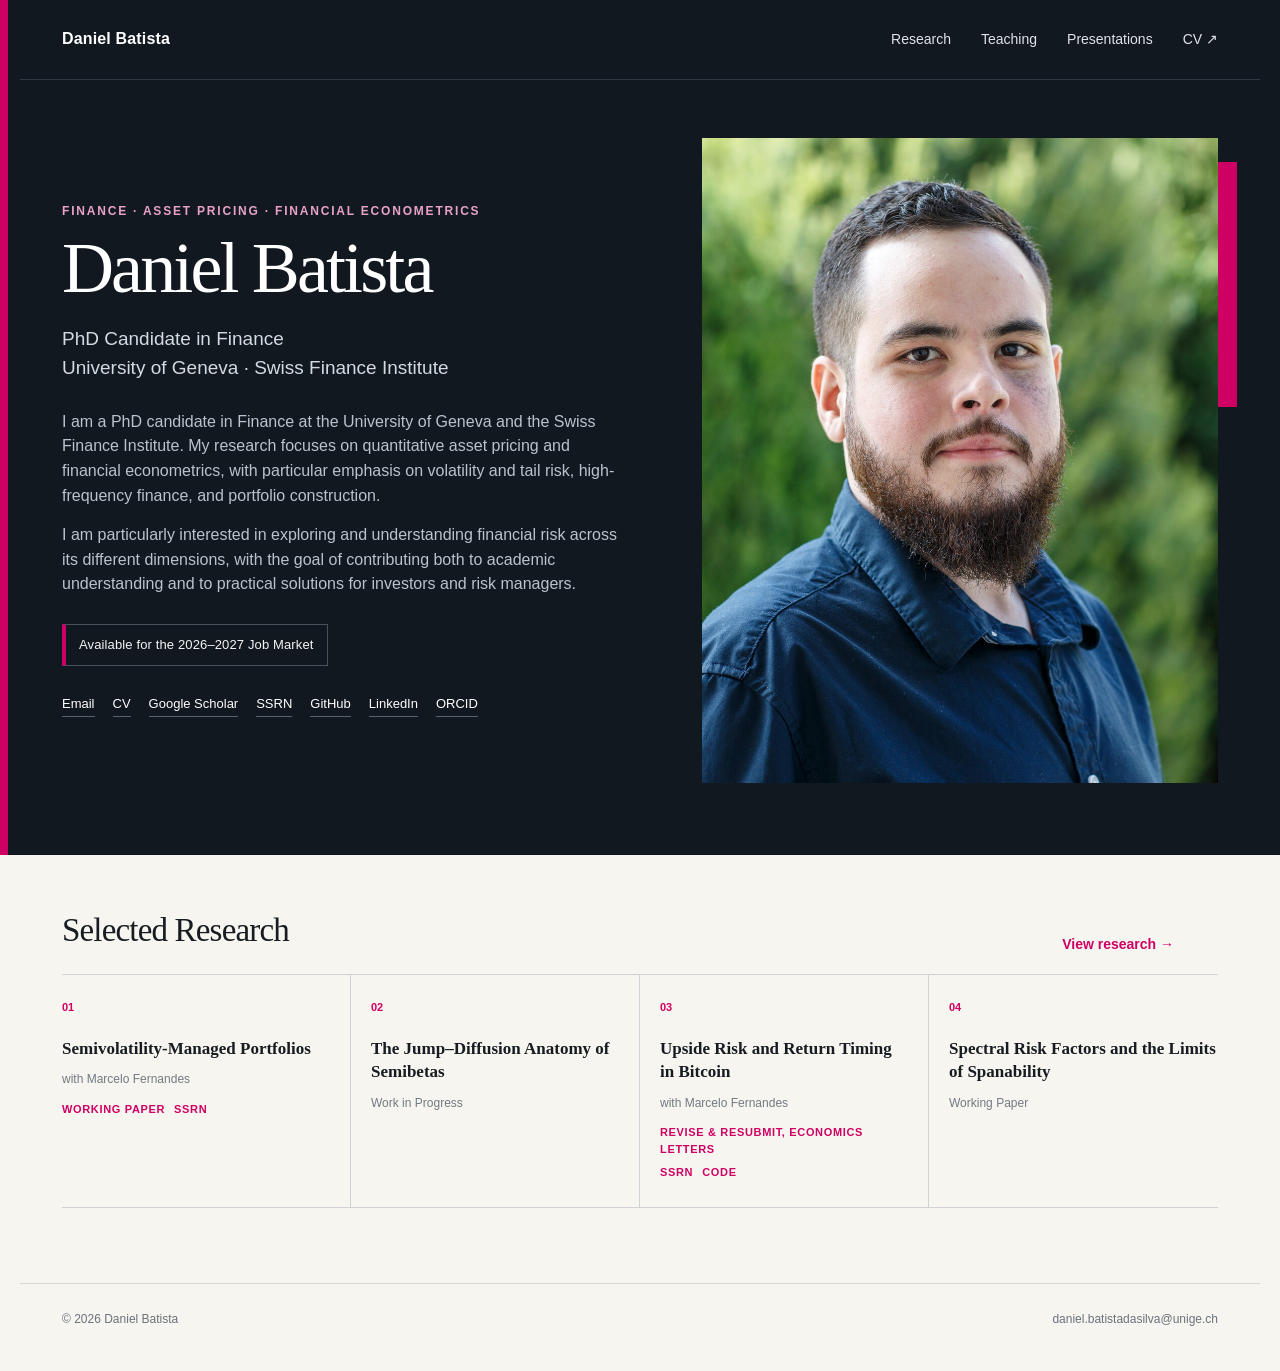
<file: index.html>
<!doctype html>
<html lang="en">
<head>
  <meta charset="utf-8">
  <meta name="viewport" content="width=device-width, initial-scale=1">
  <meta name="description" content="Daniel Batista — PhD Candidate in Finance at the University of Geneva and Swiss Finance Institute.">
  <title>Daniel Batista</title>
  <link rel="icon" href="favicon.svg" type="image/svg+xml">
  <link rel="stylesheet" href="assets/css/style.css">
</head>
<body>
  <section class="dark-shell hero-shell">
    <nav class="site-nav" aria-label="Main navigation">
      <a class="brand" href="index.html">Daniel Batista</a>
      <div class="nav-links">
        <a href="research.html">Research</a>
        <a href="teaching.html">Teaching</a>
        <a href="presentations.html">Presentations</a>
        <a href="files/CV_Daniel_Batista.pdf" target="_blank" rel="noopener">CV ↗</a>
      </div>
    </nav>

    <div class="hero">
      <div>
        <p class="kicker">Finance · Asset Pricing · Financial Econometrics</p>
        <h1>Daniel Batista</h1>
        <div class="role">PhD Candidate in Finance<br>University of Geneva · Swiss Finance Institute</div>
        <div class="bio">
          <p>I am a PhD candidate in Finance at the University of Geneva and the Swiss Finance Institute. My research focuses on quantitative asset pricing and financial econometrics, with particular emphasis on volatility and tail risk, high-frequency finance, and portfolio construction.</p>
          <p>I am particularly interested in exploring and understanding financial risk across its different dimensions, with the goal of contributing both to academic understanding and to practical solutions for investors and risk managers.</p>
        </div>
        <div class="job-market">Available for the 2026–2027 Job Market</div>
        <div class="profile-links" aria-label="Professional links">
          <a href="mailto:daniel.batistadasilva@unige.ch">Email</a>
          <a href="files/CV_Daniel_Batista.pdf" target="_blank" rel="noopener">CV</a>
          <a href="https://scholar.google.com/citations?user=-Rb79okAAAAJ" target="_blank" rel="noopener">Google Scholar</a>
          <a href="https://papers.ssrn.com/sol3/cf_dev/AbsByAuth.cfm?per_id=6822443" target="_blank" rel="noopener">SSRN</a>
          <a href="https://github.com/DanielBatistaDaSilva" target="_blank" rel="noopener">GitHub</a>
          <a href="https://www.linkedin.com/in/daniel-batista-826a87156" target="_blank" rel="noopener">LinkedIn</a>
          <a href="https://orcid.org/0009-0001-9235-0440" target="_blank" rel="noopener">ORCID</a>
        </div>
      </div>
      <div class="photo-box">
        <img src="assets/img/daniel-profile.jpg" alt="Portrait of Daniel Batista">
      </div>
    </div>
  </section>

  <section class="home-research">
    <div class="section-head">
      <h2>Selected Research</h2>
      <div class="section-intro"><a href="research.html">View research →</a></div>
    </div>

    <div class="paper-grid">
      <article class="paper-card">
        <div class="paper-number">01</div>
        <h3>Semivolatility-Managed Portfolios</h3>
        <div class="paper-meta">with Marcelo Fernandes</div>
        <div class="paper-tags"><span>Working Paper</span><a href="https://papers.ssrn.com/sol3/papers.cfm?abstract_id=4891824" target="_blank" rel="noopener">SSRN</a></div>
      </article>

      <article class="paper-card">
        <div class="paper-number">02</div>
        <h3>The Jump–Diffusion Anatomy of Semibetas</h3>
        <div class="paper-meta">Work in Progress</div>
      </article>

      <article class="paper-card">
        <div class="paper-number">03</div>
        <h3>Upside Risk and Return Timing in Bitcoin</h3>
        <div class="paper-meta">with Marcelo Fernandes</div>
        <div class="paper-tags"><span>Revise &amp; Resubmit, Economics Letters</span><a href="https://papers.ssrn.com/sol3/papers.cfm?abstract_id=7226305" target="_blank" rel="noopener">SSRN</a><a href="https://github.com/DanielBatistaDaSilva/upside-risk-return-timing-bitcoin" target="_blank" rel="noopener">Code</a></div>
      </article>

      <article class="paper-card">
        <div class="paper-number">04</div>
        <h3>Spectral Risk Factors and the Limits of Spanability</h3>
        <div class="paper-meta">Working Paper</div>
      </article>
    </div>
  </section>

  <footer class="site-footer">
    <span>© 2026 Daniel Batista</span>
    <a href="mailto:daniel.batistadasilva@unige.ch">daniel.batistadasilva@unige.ch</a>
  </footer>
</body>
</html>
</file>
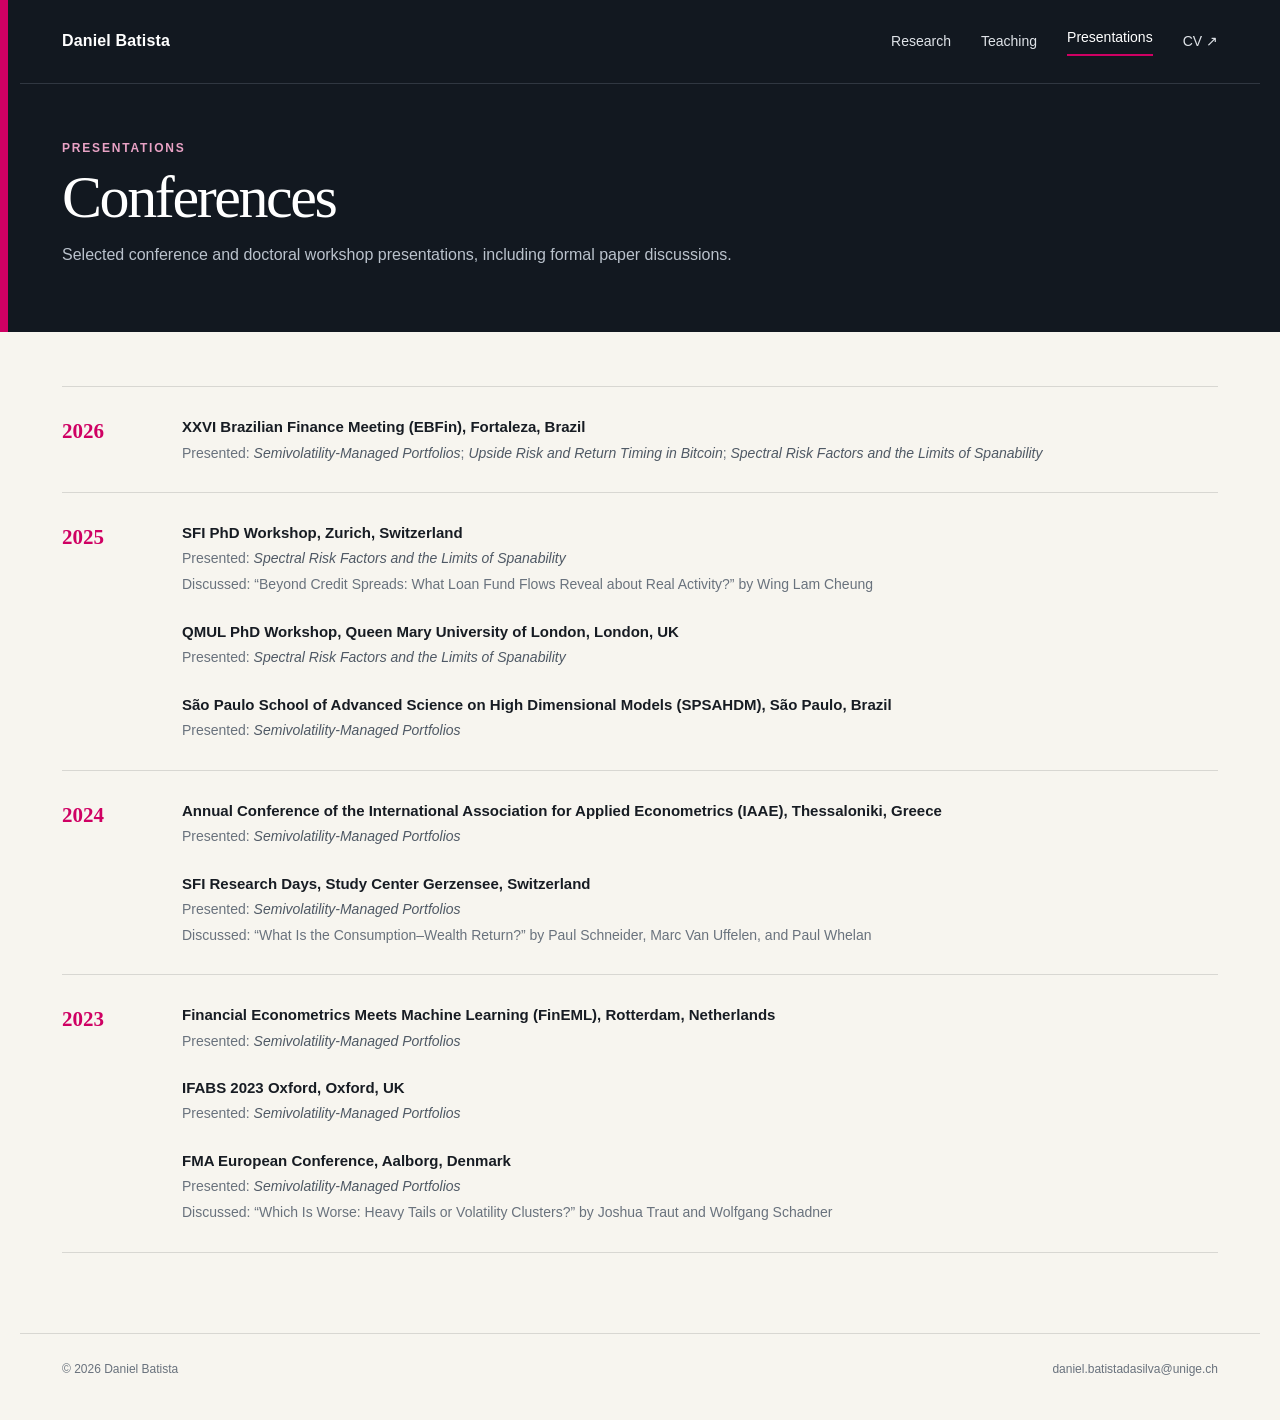
<file: presentations.html>
<!doctype html>
<html lang="en">
<head>
  <meta charset="utf-8">
  <meta name="viewport" content="width=device-width, initial-scale=1">
  <meta name="description" content="Conference presentations by Daniel Batista.">
  <title>Presentations — Daniel Batista</title>
  <link rel="icon" href="favicon.svg" type="image/svg+xml">
  <link rel="stylesheet" href="assets/css/style.css">
</head>
<body>
  <header class="dark-shell">
    <nav class="site-nav" aria-label="Main navigation">
      <a class="brand" href="index.html">Daniel Batista</a>
      <div class="nav-links">
        <a href="research.html">Research</a>
        <a href="teaching.html">Teaching</a>
        <a class="active" href="presentations.html">Presentations</a>
        <a href="files/CV_Daniel_Batista.pdf" target="_blank" rel="noopener">CV ↗</a>
      </div>
    </nav>
    <div class="page-hero">
      <p class="page-kicker">Presentations</p>
      <h1>Conferences</h1>
      <p>Selected conference and doctoral workshop presentations, including formal paper discussions.</p>
    </div>
  </header>

  <main class="content">
    <section class="year-block">
      <div class="year">2026</div>
      <div>
        <div class="event">
          <div class="event-name">XXVI Brazilian Finance Meeting (EBFin), Fortaleza, Brazil</div>
          <div class="event-detail">Presented: <em>Semivolatility-Managed Portfolios</em>; <em>Upside Risk and Return Timing in Bitcoin</em>; <em>Spectral Risk Factors and the Limits of Spanability</em></div>
        </div>
      </div>
    </section>

    <section class="year-block">
      <div class="year">2025</div>
      <div>
        <div class="event">
          <div class="event-name">SFI PhD Workshop, Zurich, Switzerland</div>
          <div class="event-detail">Presented: <em>Spectral Risk Factors and the Limits of Spanability</em></div>
          <div class="event-detail">Discussed: “Beyond Credit Spreads: What Loan Fund Flows Reveal about Real Activity?” by Wing Lam Cheung</div>
        </div>
        <div class="event">
          <div class="event-name">QMUL PhD Workshop, Queen Mary University of London, London, UK</div>
          <div class="event-detail">Presented: <em>Spectral Risk Factors and the Limits of Spanability</em></div>
        </div>
        <div class="event">
          <div class="event-name">São Paulo School of Advanced Science on High Dimensional Models (SPSAHDM), São Paulo, Brazil</div>
          <div class="event-detail">Presented: <em>Semivolatility-Managed Portfolios</em></div>
        </div>
      </div>
    </section>

    <section class="year-block">
      <div class="year">2024</div>
      <div>
        <div class="event">
          <div class="event-name">Annual Conference of the International Association for Applied Econometrics (IAAE), Thessaloniki, Greece</div>
          <div class="event-detail">Presented: <em>Semivolatility-Managed Portfolios</em></div>
        </div>
        <div class="event">
          <div class="event-name">SFI Research Days, Study Center Gerzensee, Switzerland</div>
          <div class="event-detail">Presented: <em>Semivolatility-Managed Portfolios</em></div>
          <div class="event-detail">Discussed: “What Is the Consumption–Wealth Return?” by Paul Schneider, Marc Van Uffelen, and Paul Whelan</div>
        </div>
      </div>
    </section>

    <section class="year-block">
      <div class="year">2023</div>
      <div>
        <div class="event">
          <div class="event-name">Financial Econometrics Meets Machine Learning (FinEML), Rotterdam, Netherlands</div>
          <div class="event-detail">Presented: <em>Semivolatility-Managed Portfolios</em></div>
        </div>
        <div class="event">
          <div class="event-name">IFABS 2023 Oxford, Oxford, UK</div>
          <div class="event-detail">Presented: <em>Semivolatility-Managed Portfolios</em></div>
        </div>
        <div class="event">
          <div class="event-name">FMA European Conference, Aalborg, Denmark</div>
          <div class="event-detail">Presented: <em>Semivolatility-Managed Portfolios</em></div>
          <div class="event-detail">Discussed: “Which Is Worse: Heavy Tails or Volatility Clusters?” by Joshua Traut and Wolfgang Schadner</div>
        </div>
      </div>
    </section>
  </main>

  <footer class="site-footer">
    <span>© 2026 Daniel Batista</span>
    <a href="mailto:daniel.batistadasilva@unige.ch">daniel.batistadasilva@unige.ch</a>
  </footer>
</body>
</html>
</file>
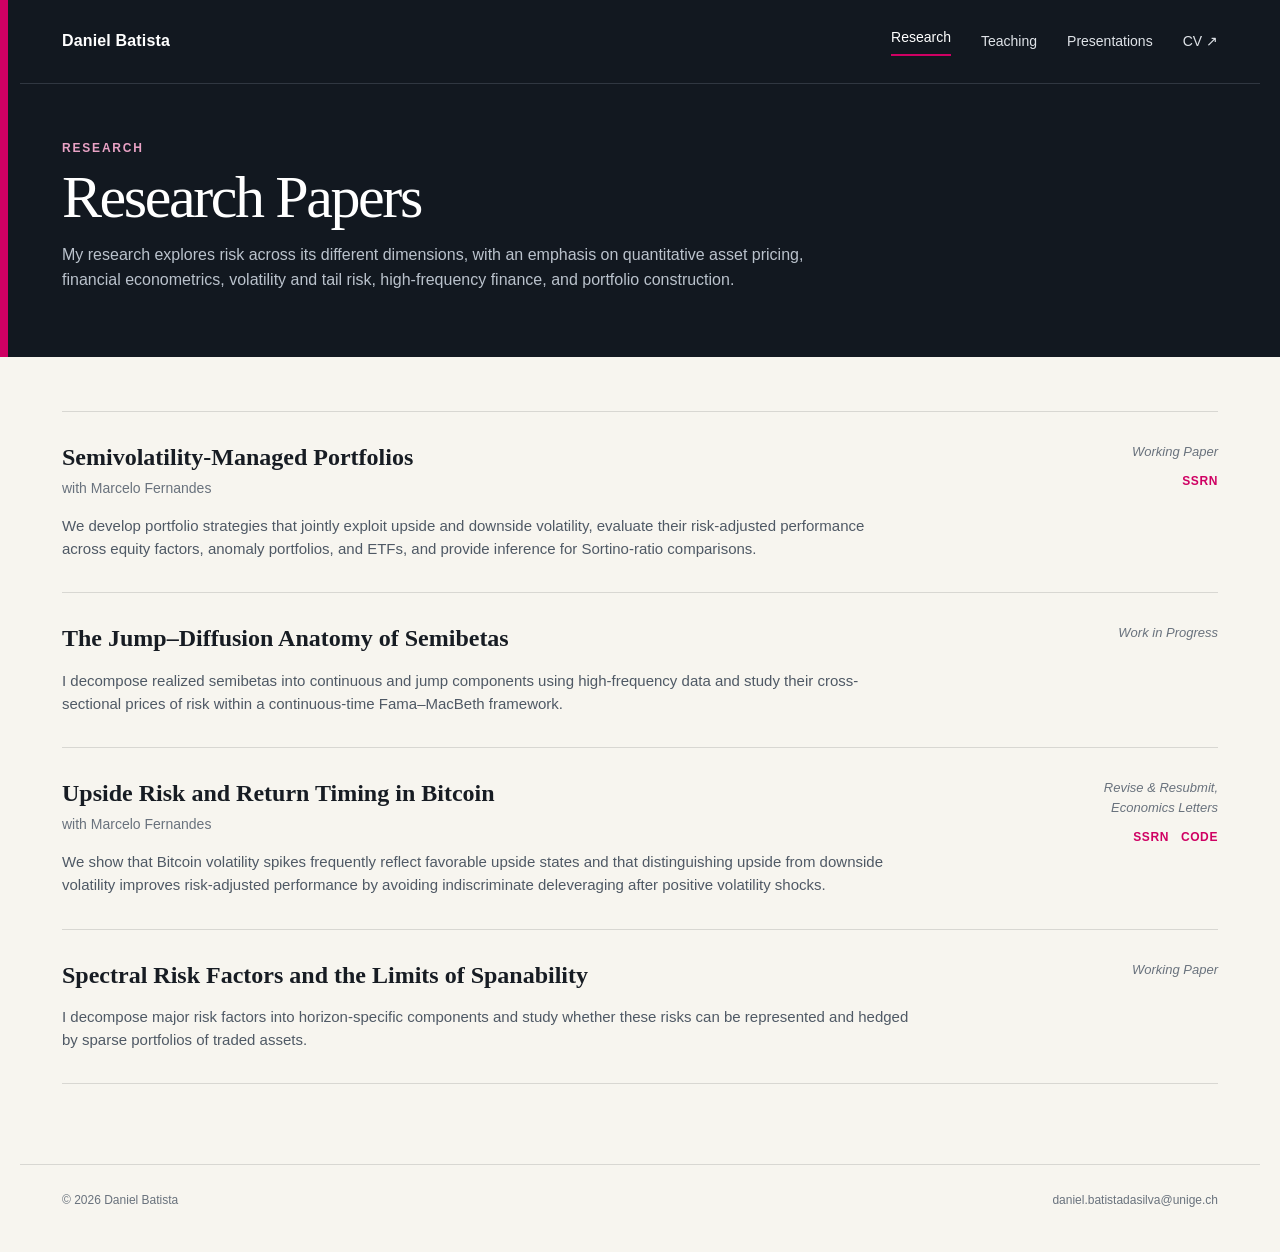
<file: research.html>
<!doctype html>
<html lang="en">
<head>
  <meta charset="utf-8">
  <meta name="viewport" content="width=device-width, initial-scale=1">
  <meta name="description" content="Research papers by Daniel Batista.">
  <title>Research — Daniel Batista</title>
  <link rel="icon" href="favicon.svg" type="image/svg+xml">
  <link rel="stylesheet" href="assets/css/style.css">
</head>
<body>
  <header class="dark-shell">
    <nav class="site-nav" aria-label="Main navigation">
      <a class="brand" href="index.html">Daniel Batista</a>
      <div class="nav-links">
        <a class="active" href="research.html">Research</a>
        <a href="teaching.html">Teaching</a>
        <a href="presentations.html">Presentations</a>
        <a href="files/CV_Daniel_Batista.pdf" target="_blank" rel="noopener">CV ↗</a>
      </div>
    </nav>
    <div class="page-hero">
      <p class="page-kicker">Research</p>
      <h1>Research Papers</h1>
      <p>My research explores risk across its different dimensions, with an emphasis on quantitative asset pricing, financial econometrics, volatility and tail risk, high-frequency finance, and portfolio construction.</p>
    </div>
  </header>

  <main class="content">
    <div class="research-list">
      <article class="research-paper">
        <div>
          <h2>Semivolatility-Managed Portfolios</h2>
          <p class="coauthors">with Marcelo Fernandes</p>
          <p class="paper-desc">We develop portfolio strategies that jointly exploit upside and downside volatility, evaluate their risk-adjusted performance across equity factors, anomaly portfolios, and ETFs, and provide inference for Sortino-ratio comparisons.</p>
        </div>
        <div class="research-side">
          <div class="status">Working Paper</div>
          <div class="research-links"><a href="https://papers.ssrn.com/sol3/papers.cfm?abstract_id=4891824" target="_blank" rel="noopener">SSRN</a></div>
        </div>
      </article>

      <article class="research-paper">
        <div>
          <h2>The Jump–Diffusion Anatomy of Semibetas</h2>
          <p class="paper-desc">I decompose realized semibetas into continuous and jump components using high-frequency data and study their cross-sectional prices of risk within a continuous-time Fama–MacBeth framework.</p>
        </div>
        <div class="research-side"><div class="status">Work in Progress</div></div>
      </article>

      <article class="research-paper">
        <div>
          <h2>Upside Risk and Return Timing in Bitcoin</h2>
          <p class="coauthors">with Marcelo Fernandes</p>
          <p class="paper-desc">We show that Bitcoin volatility spikes frequently reflect favorable upside states and that distinguishing upside from downside volatility improves risk-adjusted performance by avoiding indiscriminate deleveraging after positive volatility shocks.</p>
        </div>
        <div class="research-side">
          <div class="status">Revise &amp; Resubmit, Economics Letters</div>
          <div class="research-links">
            <a href="https://papers.ssrn.com/sol3/papers.cfm?abstract_id=7226305" target="_blank" rel="noopener">SSRN</a>
            <a href="https://github.com/DanielBatistaDaSilva/upside-risk-return-timing-bitcoin" target="_blank" rel="noopener">Code</a>
          </div>
        </div>
      </article>

      <article class="research-paper">
        <div>
          <h2>Spectral Risk Factors and the Limits of Spanability</h2>
          <p class="paper-desc">I decompose major risk factors into horizon-specific components and study whether these risks can be represented and hedged by sparse portfolios of traded assets.</p>
        </div>
        <div class="research-side"><div class="status">Working Paper</div></div>
      </article>
    </div>
  </main>

  <footer class="site-footer">
    <span>© 2026 Daniel Batista</span>
    <a href="mailto:daniel.batistadasilva@unige.ch">daniel.batistadasilva@unige.ch</a>
  </footer>
</body>
</html>
</file>
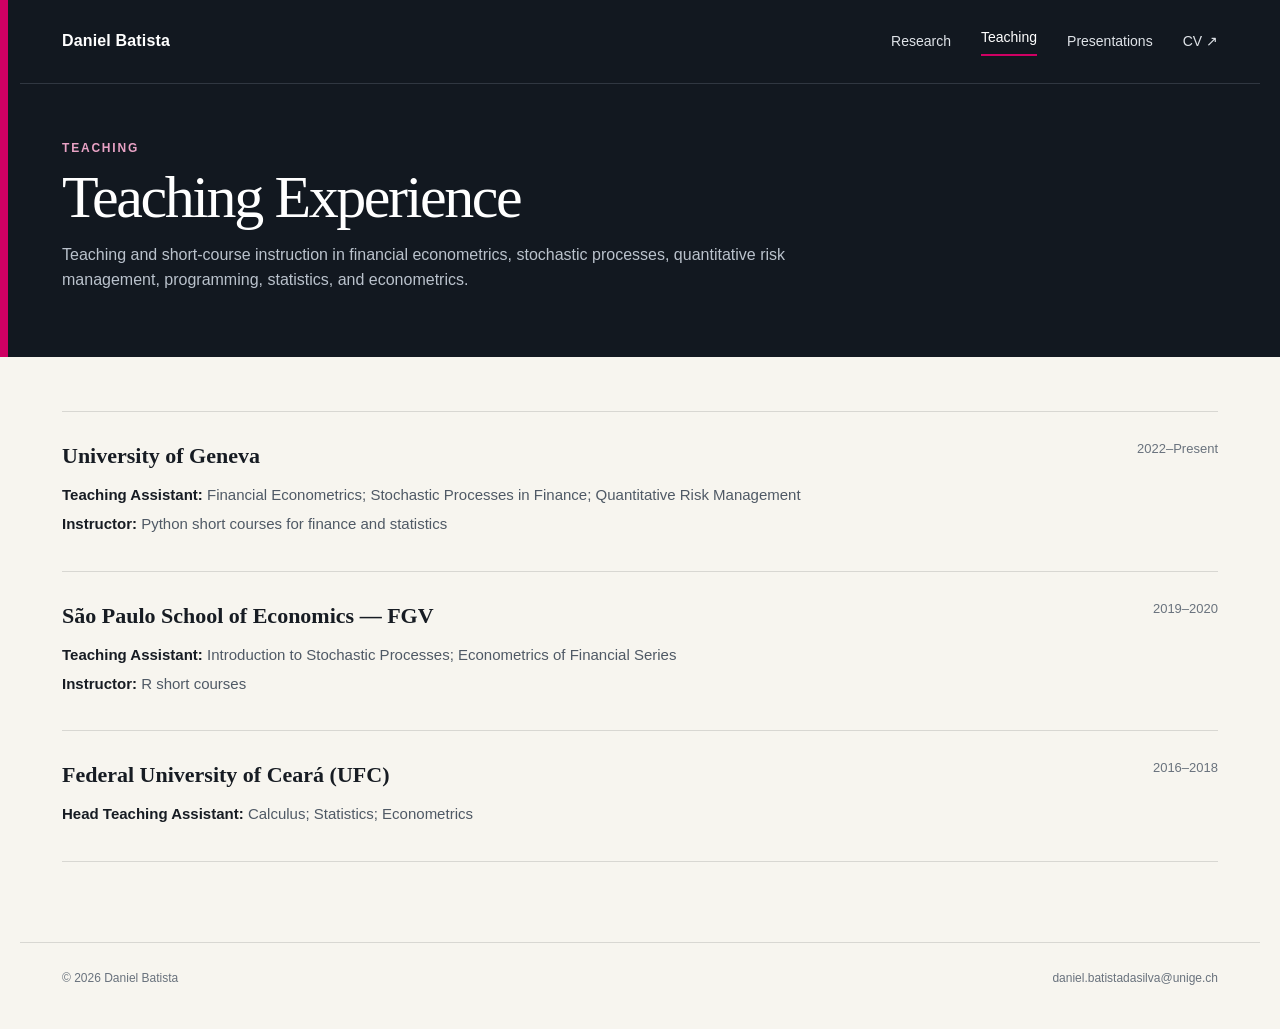
<file: teaching.html>
<!doctype html>
<html lang="en">
<head>
  <meta charset="utf-8">
  <meta name="viewport" content="width=device-width, initial-scale=1">
  <meta name="description" content="Teaching experience of Daniel Batista.">
  <title>Teaching — Daniel Batista</title>
  <link rel="icon" href="favicon.svg" type="image/svg+xml">
  <link rel="stylesheet" href="assets/css/style.css">
</head>
<body>
  <header class="dark-shell">
    <nav class="site-nav" aria-label="Main navigation">
      <a class="brand" href="index.html">Daniel Batista</a>
      <div class="nav-links">
        <a href="research.html">Research</a>
        <a class="active" href="teaching.html">Teaching</a>
        <a href="presentations.html">Presentations</a>
        <a href="files/CV_Daniel_Batista.pdf" target="_blank" rel="noopener">CV ↗</a>
      </div>
    </nav>
    <div class="page-hero">
      <p class="page-kicker">Teaching</p>
      <h1>Teaching Experience</h1>
      <p>Teaching and short-course instruction in financial econometrics, stochastic processes, quantitative risk management, programming, statistics, and econometrics.</p>
    </div>
  </header>

  <main class="content">
    <div class="entry-list">
      <section class="entry">
        <div>
          <h2>University of Geneva</h2>
          <p><span class="label">Teaching Assistant:</span> Financial Econometrics; Stochastic Processes in Finance; Quantitative Risk Management</p>
          <p><span class="label">Instructor:</span> Python short courses for finance and statistics</p>
        </div>
        <div class="entry-year">2022–Present</div>
      </section>

      <section class="entry">
        <div>
          <h2>São Paulo School of Economics — FGV</h2>
          <p><span class="label">Teaching Assistant:</span> Introduction to Stochastic Processes; Econometrics of Financial Series</p>
          <p><span class="label">Instructor:</span> R short courses</p>
        </div>
        <div class="entry-year">2019–2020</div>
      </section>

      <section class="entry">
        <div>
          <h2>Federal University of Ceará (UFC)</h2>
          <p><span class="label">Head Teaching Assistant:</span> Calculus; Statistics; Econometrics</p>
        </div>
        <div class="entry-year">2016–2018</div>
      </section>
    </div>
  </main>

  <footer class="site-footer">
    <span>© 2026 Daniel Batista</span>
    <a href="mailto:daniel.batistadasilva@unige.ch">daniel.batistadasilva@unige.ch</a>
  </footer>
</body>
</html>
</file>
<file: assets/css/style.css>
:root {
  --night: #121820;
  --night-2: #171f29;
  --paper: #f7f5ef;
  --paper-2: #fbfaf6;
  --ink: #171c23;
  --muted: #69727d;
  --muted-dark: #bac2cc;
  --magenta: #cf0063;
  --magenta-soft: #e9a2c5;
  --line-dark: #303741;
  --line: #d8d7d2;
  --max: 1240px;
}

* { box-sizing: border-box; }
html { scroll-behavior: smooth; }
body {
  margin: 0;
  background: var(--paper);
  color: var(--ink);
  font-family: Arial, Helvetica, sans-serif;
  line-height: 1.55;
  -webkit-font-smoothing: antialiased;
}

a { color: inherit; }
a:focus-visible { outline: 2px solid var(--magenta); outline-offset: 4px; }

/* Shared dark shell */
.dark-shell {
  position: relative;
  overflow: hidden;
  background: var(--night);
  color: #fff;
}
.dark-shell::before {
  content: "";
  position: absolute;
  inset: 0 auto 0 0;
  width: 8px;
  background: var(--magenta);
}

.site-nav {
  max-width: var(--max);
  margin: 0 auto;
  padding: 27px 42px;
  display: flex;
  justify-content: space-between;
  align-items: center;
  gap: 28px;
  border-bottom: 1px solid var(--line-dark);
}
.brand {
  color: #fff;
  text-decoration: none;
  font-weight: 700;
  letter-spacing: .01em;
}
.nav-links {
  display: flex;
  align-items: center;
  gap: 30px;
  font-size: 14px;
}
.nav-links a {
  color: #dfe3e8;
  text-decoration: none;
  transition: color .16s ease;
}
.nav-links a:hover,
.nav-links a.active { color: #fff; }
.nav-links a.active { border-bottom: 2px solid var(--magenta); padding-bottom: 5px; }

/* Home hero */
.hero-shell { min-height: 700px; }
.hero {
  max-width: var(--max);
  margin: 0 auto;
  padding: 58px 42px 72px;
  display: grid;
  grid-template-columns: 1.05fr .95fr;
  gap: 70px;
  align-items: center;
}
.kicker,
.page-kicker {
  margin: 0;
  color: var(--magenta-soft);
  font-size: 12px;
  line-height: 1.4;
  font-weight: 700;
  letter-spacing: .15em;
  text-transform: uppercase;
}
.hero h1,
.page-hero h1 {
  font-family: Georgia, "Times New Roman", serif;
  font-weight: 400;
  letter-spacing: -.04em;
}
.hero h1 {
  margin: 12px 0 20px;
  font-size: clamp(54px, 6vw, 72px);
  line-height: 1;
}
.role {
  margin-bottom: 27px;
  color: #d4dae2;
  font-size: 19px;
}
.bio {
  max-width: 680px;
  color: var(--muted-dark);
  font-size: 16px;
}
.bio p { margin: 0; }
.bio p + p { margin-top: 14px; }
.job-market {
  display: inline-block;
  margin-top: 27px;
  padding: 10px 13px;
  border: 1px solid #48515d;
  border-left: 4px solid var(--magenta);
  color: #f4f5f6;
  font-size: 13px;
  letter-spacing: .01em;
}
.profile-links {
  display: flex;
  flex-wrap: wrap;
  gap: 10px 18px;
  margin-top: 28px;
  font-size: 13px;
}
.profile-links a {
  color: #fff;
  text-decoration: none;
  border-bottom: 1px solid #59616c;
  padding-bottom: 2px;
}
.profile-links a:hover { border-bottom-color: var(--magenta-soft); }
.photo-box { position: relative; }
.photo-box img {
  display: block;
  width: 100%;
  aspect-ratio: 4 / 5;
  object-fit: cover;
  object-position: 50% 42%;
  filter: saturate(.9) contrast(1.02);
}
.photo-box::after {
  content: "";
  position: absolute;
  right: -19px;
  top: 24px;
  width: 19px;
  height: 38%;
  background: var(--magenta);
}

/* Home research */
.home-research {
  max-width: var(--max);
  margin: 0 auto;
  padding: 50px 42px 75px;
}
.section-head {
  display: grid;
  grid-template-columns: 1fr 2fr;
  gap: 70px;
  align-items: end;
  margin-bottom: 18px;
}
.section-head h2,
.content-title {
  margin: 0;
  font-family: Georgia, "Times New Roman", serif;
  font-weight: 400;
  letter-spacing: -.025em;
}
.section-head h2 { font-size: 33px; }
.section-intro {
  max-width: 680px;
  color: #68717c;
  font-size: 14px;
  text-align: right;
}
.section-intro a {
  margin-left: 0;
  color: var(--magenta);
  text-decoration: none;
  white-space: nowrap;
  font-weight: 700;
}
.paper-grid {
  display: grid;
  grid-template-columns: repeat(4, 1fr);
  border-top: 1px solid #cfd2d5;
  border-bottom: 1px solid #cfd2d5;
}
.paper-card {
  min-height: 182px;
  padding: 24px 20px 26px;
  border-right: 1px solid #cfd2d5;
}
.paper-card:first-child { padding-left: 0; }
.paper-card:last-child { border-right: 0; padding-right: 0; }
.paper-number {
  margin-bottom: 21px;
  color: var(--magenta);
  font-size: 11px;
  font-weight: 700;
}
.paper-card h3 {
  margin: 0;
  font-family: Georgia, "Times New Roman", serif;
  font-size: 17px;
  line-height: 1.38;
  font-weight: 600;
}
.paper-meta {
  margin-top: 10px;
  color: #727a84;
  font-size: 12px;
}
.paper-tags {
  display: flex;
  flex-wrap: wrap;
  gap: 6px 9px;
  margin-top: 12px;
  color: var(--magenta);
  font-size: 11px;
  font-weight: 700;
  letter-spacing: .06em;
  text-transform: uppercase;
}
.paper-tags a { text-decoration: none; }
.paper-tags a:hover { text-decoration: underline; text-underline-offset: 3px; }

/* Inner pages */
.page-hero {
  max-width: var(--max);
  margin: 0 auto;
  padding: 56px 42px 64px;
}
.page-hero h1 {
  margin: 10px 0 14px;
  font-size: clamp(42px, 5vw, 60px);
  line-height: 1.05;
}
.page-hero p:last-child {
  max-width: 760px;
  margin: 0;
  color: var(--muted-dark);
  font-size: 16px;
}
.content {
  max-width: var(--max);
  margin: 0 auto;
  padding: 54px 42px 80px;
}

/* Research page */
.research-list { border-top: 1px solid var(--line); }
.research-paper {
  display: grid;
  grid-template-columns: minmax(0, 1fr) 160px;
  gap: 36px;
  padding: 30px 0 32px;
  border-bottom: 1px solid var(--line);
}
.research-paper h2 {
  margin: 0;
  font-family: Georgia, "Times New Roman", serif;
  font-size: 24px;
  font-weight: 600;
  line-height: 1.3;
}
.coauthors { margin: 5px 0 0; color: var(--muted); font-size: 14px; }
.paper-desc { max-width: 850px; margin: 14px 0 0; color: #4f5965; font-size: 15px; }
.research-side { text-align: right; }
.status { color: var(--muted); font-size: 13px; font-style: italic; }
.research-links { display: flex; justify-content: flex-end; gap: 12px; margin-top: 10px; }
.research-links a {
  color: var(--magenta);
  text-decoration: none;
  font-size: 12px;
  font-weight: 700;
  letter-spacing: .05em;
  text-transform: uppercase;
}

/* Teaching */
.entry-list { border-top: 1px solid var(--line); }
.entry {
  display: grid;
  grid-template-columns: 1fr 150px;
  gap: 30px;
  padding: 27px 0 29px;
  border-bottom: 1px solid var(--line);
}
.entry h2 {
  margin: 0 0 10px;
  font-family: Georgia, "Times New Roman", serif;
  font-size: 22px;
  font-weight: 600;
}
.entry p { margin: 6px 0; color: #4f5965; font-size: 15px; }
.entry-year { text-align: right; color: var(--muted); font-size: 13px; }
.label { color: var(--ink); font-weight: 700; }

/* Presentations */
.year-block {
  display: grid;
  grid-template-columns: 92px 1fr;
  gap: 28px;
  padding: 28px 0;
  border-top: 1px solid var(--line);
}
.year-block:last-child { border-bottom: 1px solid var(--line); }
.year {
  color: var(--magenta);
  font-family: Georgia, "Times New Roman", serif;
  font-size: 21px;
  font-weight: 600;
}
.event { margin-bottom: 24px; }
.event:last-child { margin-bottom: 0; }
.event-name { font-weight: 700; font-size: 15px; }
.event-detail { margin-top: 4px; color: var(--muted); font-size: 14px; }
.event-detail em { color: #4f5965; }

/* Footer and 404 */
.site-footer {
  max-width: var(--max);
  margin: 0 auto;
  padding: 26px 42px 42px;
  border-top: 1px solid var(--line);
  color: var(--muted);
  font-size: 12px;
  display: flex;
  justify-content: space-between;
  gap: 20px;
}
.site-footer a { color: var(--muted); text-decoration: none; }
.error-wrap { min-height: 70vh; display: grid; align-items: center; }
.error-link { color: var(--magenta); text-decoration: none; font-weight: 700; }

@media (max-width: 860px) {
  .hero-shell { min-height: 0; }
  .site-nav { padding: 20px 22px; align-items: flex-start; gap: 15px; }
  .nav-links { gap: 15px; flex-wrap: wrap; justify-content: flex-end; }
  .hero { padding: 38px 22px 55px; grid-template-columns: 1fr; gap: 38px; }
  .photo-box { order: -1; width: min(82vw, 340px); }
  .hero h1 { font-size: clamp(48px, 13vw, 58px); }
  .home-research, .content { padding-left: 22px; padding-right: 22px; }
  .page-hero { padding: 42px 22px 50px; }
  .section-head { grid-template-columns: 1fr; gap: 12px; }
  .paper-grid { grid-template-columns: 1fr; }
  .paper-card { min-height: 0; padding: 20px 0; border-right: 0; border-bottom: 1px solid #cfd2d5; }
  .paper-card:last-child { border-bottom: 0; }
  .research-paper, .entry { grid-template-columns: 1fr; gap: 8px; }
  .research-side, .entry-year { text-align: left; }
  .research-links { justify-content: flex-start; }
  .year-block { grid-template-columns: 1fr; gap: 10px; }
  .site-footer { padding-left: 22px; padding-right: 22px; flex-direction: column; gap: 7px; }
}

@media (max-width: 560px) {
  .site-nav { flex-direction: column; }
  .nav-links { justify-content: flex-start; font-size: 13px; }
  .photo-box { width: min(86vw, 330px); }
  .role { font-size: 17px; }
}
</file>
